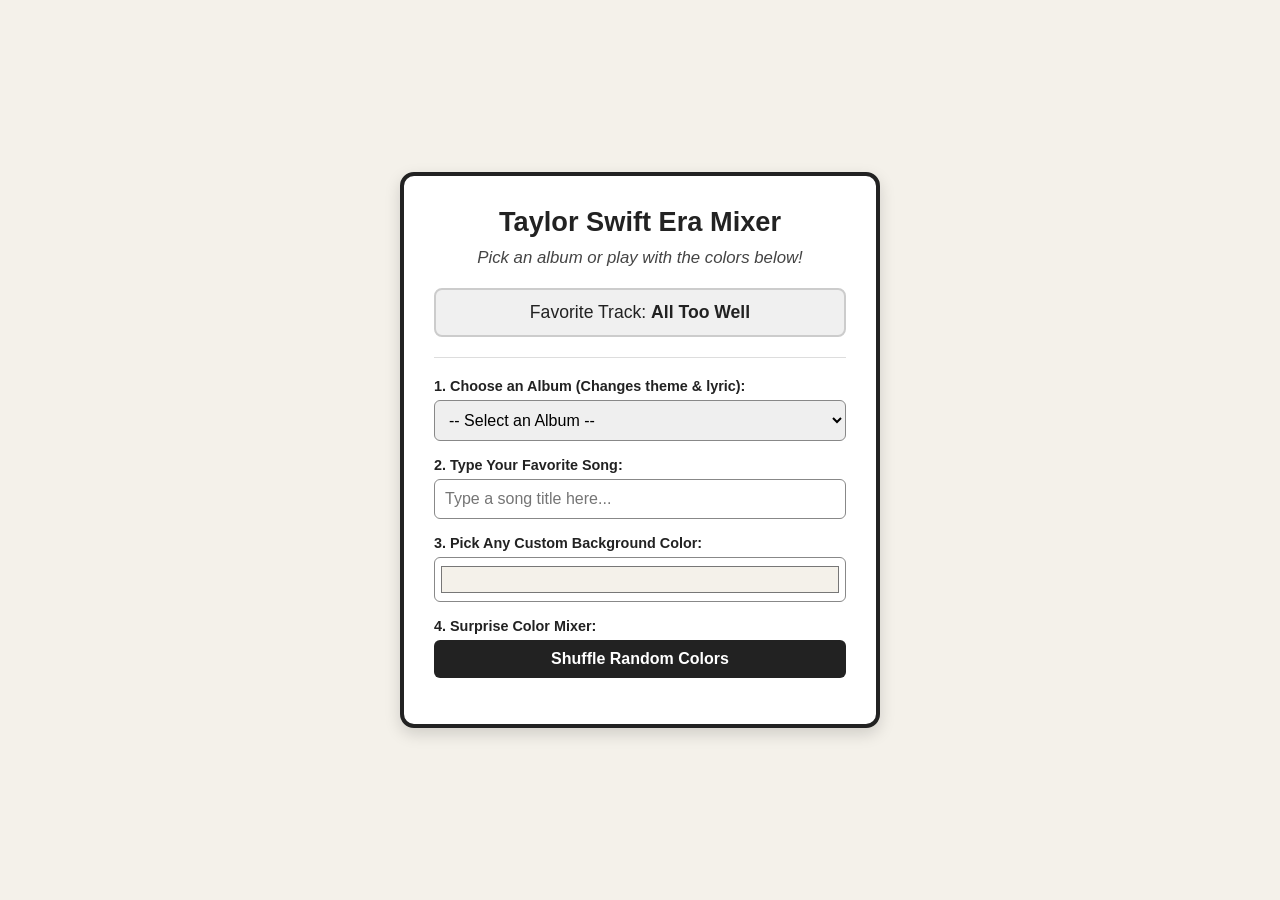
<file: Elowen_02/index.html>
<!DOCTYPE html>
<html lang="en">
<head>
  <meta charset="UTF-8">
  <meta name="viewport" content="width=device-width, initial-scale=1.0">
  <title>Assignment 02 - Taylor Swift Album & Color Mixer</title>
  <link rel="stylesheet" href="css/stylesheet.css">
</head>
<body>

  <main class="card" id="album-card">
    <h1 id="album-title">Taylor Swift Era Mixer</h1>
    <p class="lyric" id="album-lyric">Pick an album or play with the colors below!</p>

    <div class="song-badge">
      <span>Favorite Track: </span>
      <strong id="song-display">All Too Well</strong>
    </div>

    <hr>

    <!-- UI Element 1: <select> menu with all 11 albums -->
    <div class="control-group">
      <label for="album-select">1. Choose an Album (Changes theme & lyric):</label>
      <select id="album-select">
        <option value="default">-- Select an Album --</option>
        <option value="debut">Taylor Swift (Debut)</option>
        <option value="fearless">Fearless (Taylor's Version)</option>
        <option value="speaknow">Speak Now (Taylor's Version)</option>
        <option value="red">Red (Taylor's Version)</option>
        <option value="1989">1989 (Taylor's Version)</option>
        <option value="reputation">reputation</option>
        <option value="lover">Lover</option>
        <option value="folklore">folklore</option>
        <option value="evermore">evermore</option>
        <option value="midnights">Midnights</option>
        <option value="ttpd">The Tortured Poets Department</option>
        <option value="showgirl">The Life of a Showgirl</option>
      </select>
    </div>

    <!-- UI Element 2: <input type="text"> box -->
    <div class="control-group">
      <label for="song-input">2. Type Your Favorite Song:</label>
      <input type="text" id="song-input" placeholder="Type a song title here...">
    </div>

    <!-- UI Element 3: <input type="color"> picker -->
    <div class="control-group">
      <label for="color-picker">3. Pick Any Custom Background Color:</label>
      <input type="color" id="color-picker" value="#f4f1ea">
    </div>

    <!-- UI Element 4: <button> element -->
    <div class="control-group">
      <label>4. Surprise Color Mixer:</label>
      <button type="button" id="random-btn">Shuffle Random Colors</button>
    </div>
  </main>

  <script src="js/script.js"></script>
</body>
</html>
</file>
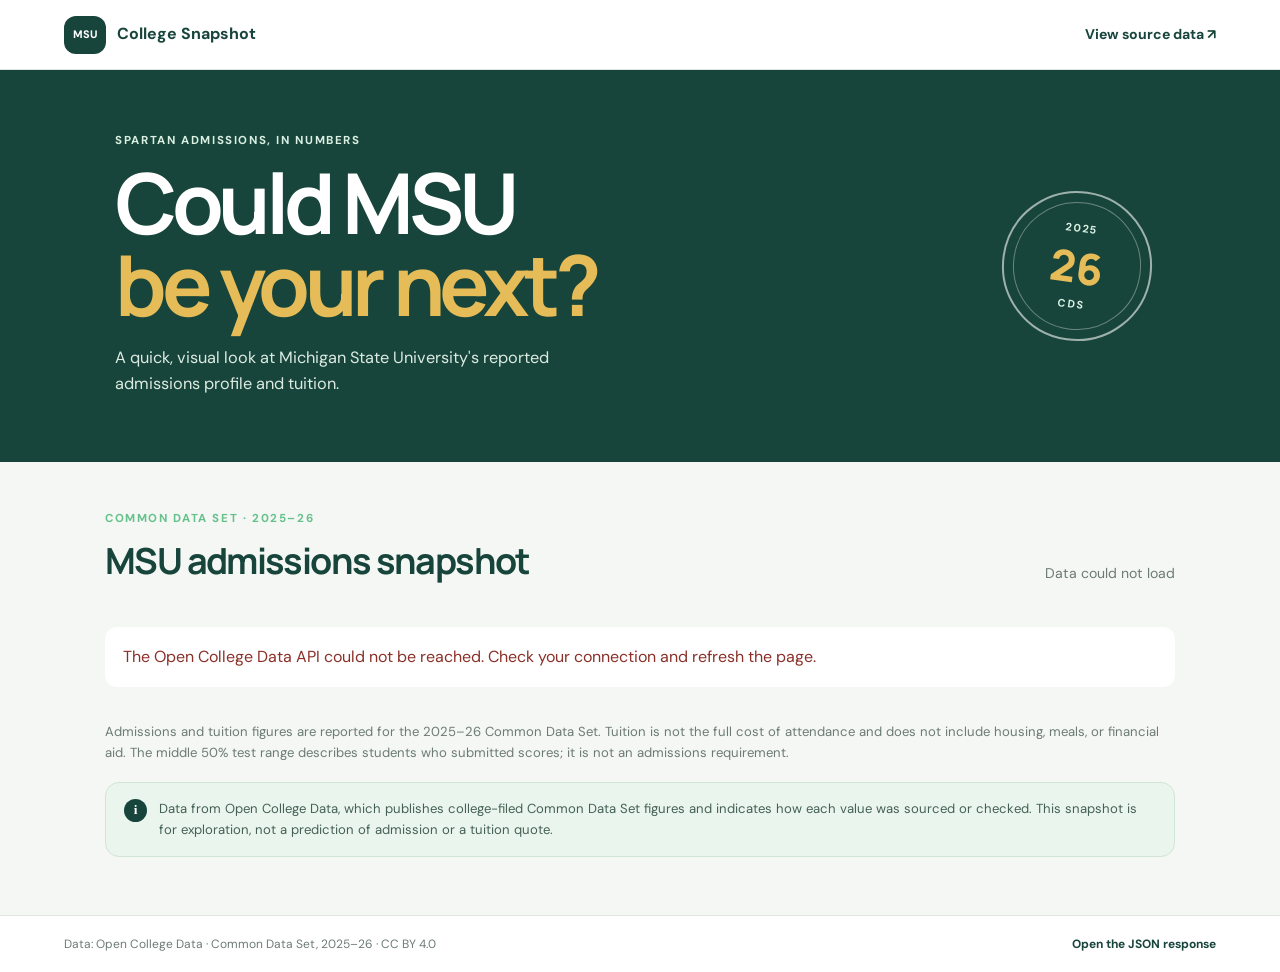
<file: Elowen_03/index.html>
<!doctype html>
<html lang="en">
<head>
  <meta charset="utf-8">
  <meta name="viewport" content="width=device-width, initial-scale=1">
  <meta name="description" content="Explore Michigan State University's latest college admissions and tuition data.">
  <title>MSU Admissions Snapshot</title>
  <link rel="stylesheet" href="css/stylesheet.css">
  <script src="js/script.js" defer></script>
</head>
<body>
  <header class="site-header">
    <a class="brand" href="#top">
      <span class="brand-mark" aria-hidden="true">MSU</span>
      <span>College Snapshot</span>
    </a>
    <a
      class="source-link"
      href="https://opencollegedata.org/colleges/michigan-state-university/"
      target="_blank"
      rel="noopener"
    >
      View source data <span aria-hidden="true">↗</span>
    </a>
  </header>

  <main id="top">
    <section class="hero">
      <p class="eyebrow">Spartan admissions, in numbers</p>
      <h1>Could MSU<br><em>be your next?</em></h1>
      <p class="intro">
        A quick, visual look at Michigan State University's reported admissions
        profile and tuition.
      </p>
      <div class="hero-stamp" aria-hidden="true">
        <span>2025</span>
        <strong>26</strong>
        <span>CDS</span>
      </div>
    </section>

    <section class="snapshot" aria-labelledby="snapshot-heading">
      <div class="section-heading">
        <div>
          <p class="eyebrow">Common Data Set · 2025–26</p>
          <h2 id="snapshot-heading">MSU admissions snapshot</h2>
        </div>
        <p id="status" class="status" aria-live="polite">Loading data…</p>
      </div>

      <div id="stats-grid" class="stats-grid" aria-live="polite"></div>

      <p class="data-note">
        Admissions and tuition figures are reported for the 2025–26 Common Data
        Set. Tuition is not the full cost of attendance and does not include
        housing, meals, or financial aid. The middle 50% test range describes
        students who submitted scores; it is not an admissions requirement.
      </p>

      <aside class="source-note">
        <span class="source-icon" aria-hidden="true">i</span>
        <p>
          Data from Open College Data, which publishes college-filed Common Data
          Set figures and indicates how each value was sourced or checked. This
          snapshot is for exploration, not a prediction of admission or a
          tuition quote.
        </p>
      </aside>
    </section>
  </main>

  <footer>
    <p>Data: Open College Data · Common Data Set, 2025–26 · CC BY 4.0</p>
    <p>
      <a
        href="https://opencollegedata.org/colleges/michigan-state-university/2025-26.json"
        target="_blank"
        rel="noopener"
      >
        Open the JSON response
      </a>
    </p>
  </footer>
</body>
</html>
</file>
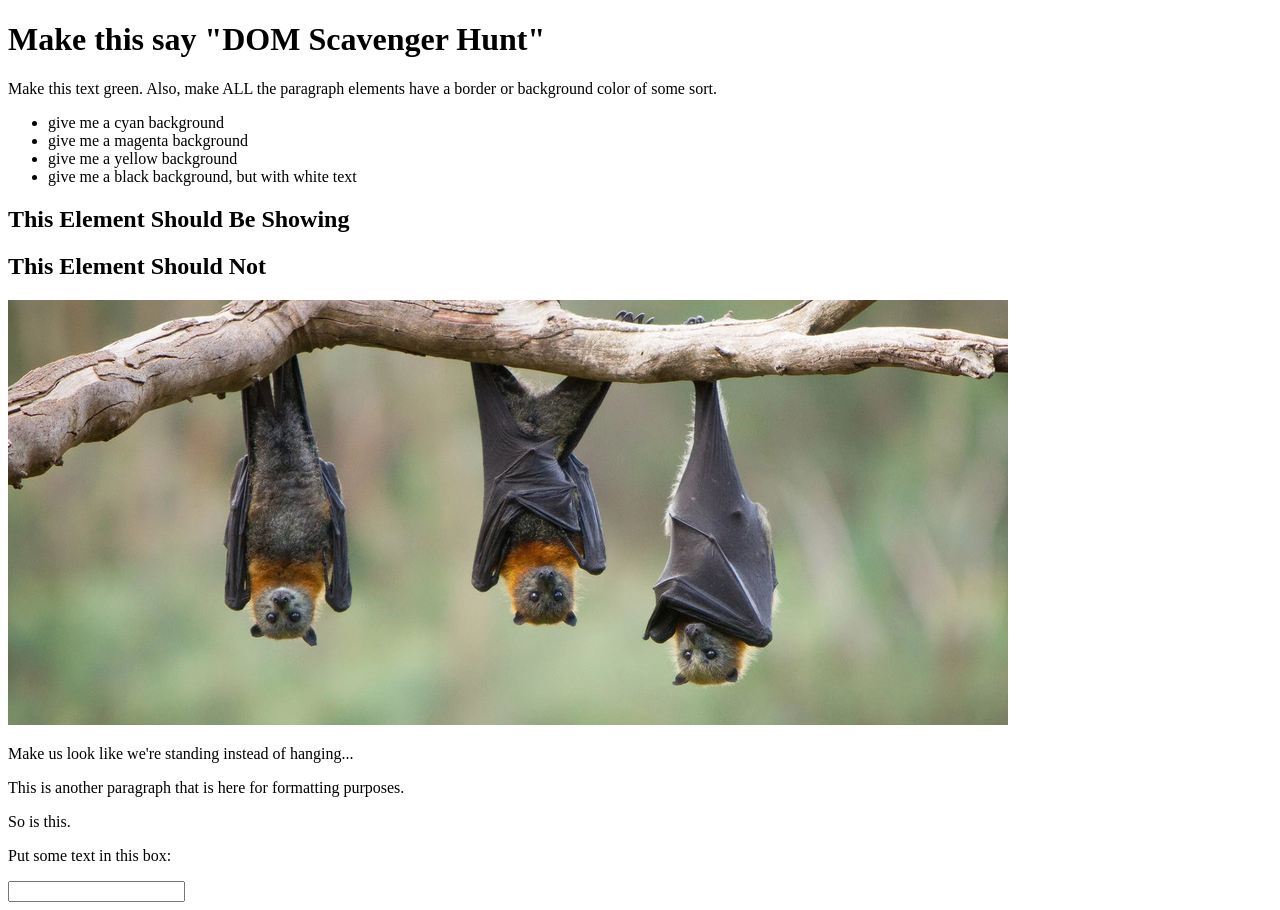
<file: dom example/domjava.html>
<!doctype html>

<html lang="en">

<head>

	<title>WRA410 DOM Scavenger Hunt</title>
	<meta charset="utf-8" />
	<meta name="viewport" content="width=device-width, initial-scale=1.0">

</head>

<body>

	<!--

Save this document to your computer and open it in Visual Studio Code

Using JavaScript, select elements from the document as specified and style them accordingly

-->

	<h1>Make this say "DOM Scavenger Hunt"</h1>


	<p class="green-text">Make this text green. Also, make ALL the paragraph
		elements have a border or background color of some sort.</p>


	<ul class="cmyk">
		<li>give me a cyan background</li>
		<li>give me a magenta background</li>
		<li>give me a yellow background</li>
		<li>give me a black background, but with white text</li>
	</ul>


	<h2>This Element Should Be Showing </h2>

	<h2>This Element Should Not</h2>


	<div class="bats">
		<img src="bats.jpg" alt="Release The Bats!">
		<p>Make us look like we're standing instead of hanging...</p>
	</div>


	<p>This is another paragraph that is here for formatting purposes.</p>

	<p>So is this.</p>


	<p>Put some text in this box:</p>
	<div>
		<input type="text">
	</div>

	<script>

		// this script block can go anywhere, but it's best if it goes right at 
		// the end, before the close of the body tag


		// get started by using document.querySelector() to pick elements using
		// the same syntax used for css...
		const h1 = document.querySelector("h1");

		// the first element with a class of ".green-text"
		const green = document.querySelector(".green-text");

		// the first element with a class of 'cmyk'
		const cmyk = document.querySelector(".cmyk");

		// any image inside of an element with a class of '.bats'
		const bats = document.querySelector(".bats img");


		// select the 2nd instance of an h2 element on the page
		const secondh2 = document.querySelector("h2:nth-of-type(2)");

		// select the text input box 
		const inputBox = document.querySelector("input");


		// select ALL of the <p> elements
		// and put them into a node list
		const pTags = document.querySelectorAll("p");





		// all your javascript code goes below:








	</script>


</body>

</html>
</file>
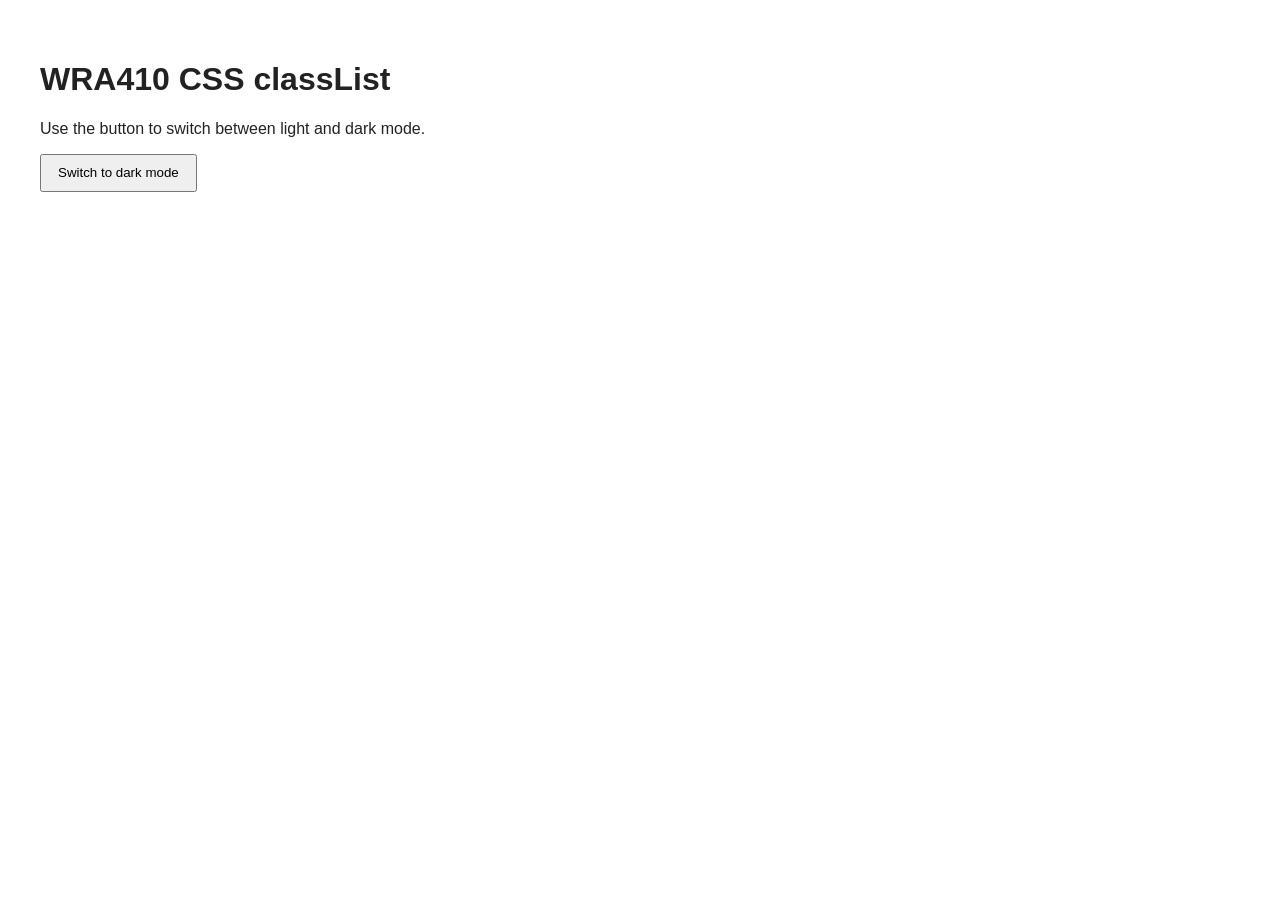
<file: Oct_Test/octtest.html>
<!doctype html>
<html lang="en">
<head>
  <title>WRA410 CSS classList</title>
  <meta charset="utf-8">
  <meta name="viewport" content="width=device-width, initial-scale=1.0">
  <link rel="stylesheet" href="css/octtest.css">
<script src="js/octtest.js" defer></script>
</head>
<body>
  <h1 class="sans">WRA410 CSS classList</h1>

  <p>Use the button to switch between light and dark mode.</p>

  <button class="modeButton" type="button">Switch to dark mode</button>
</body>
</html>
</file>
<file: Elowen_02/css/stylesheet.css>
/* Simple CSS Reset */
* {
    margin: 0;
    padding: 0;
    box-sizing: border-box;
  }
  
  body {
    font-family: Arial, Helvetica, sans-serif;
    background-color: #f4f1ea;
    color: #222222;
    display: flex;
    justify-content: center;
    align-items: center;
    min-height: 100vh;
    padding: 20px;
    transition: background-color 0.3s ease;
  }
  
  .card {
    background-color: #ffffff;
    max-width: 480px;
    width: 100%;
    padding: 30px;
    border-radius: 14px;
    border: 4px solid #222222;
    text-align: center;
    box-shadow: 0 6px 16px rgba(0, 0, 0, 0.15);
    transition: background-color 0.3s ease, border-color 0.3s ease;
  }
  
  h1 {
    font-size: 1.7rem;
    margin-bottom: 10px;
  }
  
  .lyric {
    font-style: italic;
    font-size: 1.05rem;
    margin-bottom: 20px;
    color: #444444;
  }
  
  .song-badge {
    background-color: #f0f0f0;
    border: 2px solid #cccccc;
    padding: 12px;
    border-radius: 8px;
    font-size: 1.1rem;
    margin-bottom: 20px;
    word-wrap: break-word;
  }
  
  hr {
    border: none;
    border-top: 1px solid #dddddd;
    margin-bottom: 20px;
  }
  
  .control-group {
    text-align: left;
    margin-bottom: 16px;
  }
  
  .control-group label {
    display: block;
    font-weight: bold;
    font-size: 0.9rem;
    margin-bottom: 6px;
  }
  
  select,
  input[type="text"],
  button {
    width: 100%;
    padding: 10px;
    font-size: 1rem;
    border-radius: 6px;
    border: 1px solid #888888;
  }
  
  input[type="color"] {
    width: 100%;
    height: 45px;
    border: 1px solid #888888;
    border-radius: 6px;
    cursor: pointer;
    background-color: #ffffff;
    padding: 4px;
  }
  
  button {
    background-color: #222222;
    color: #ffffff;
    font-weight: bold;
    cursor: pointer;
    border: none;
  }
  
  button:hover {
    background-color: #444444;
  }
</file>
<file: Elowen_03/css/stylesheet.css>
@import url('https://fonts.googleapis.com/css2?family=DM+Sans:wght@400;500;600;700&family=Manrope:wght@500;600;700;800&display=swap');

:root {
  --green: #18453b;
  --green-bright: #65c18c;
  --mint: #d9f0e2;
  --gold: #e6bc58;
  --ink: #25352f;
  --muted: #6d7b75;
  --line: #dce6df;
  --paper: #ffffff;
  --background: #f4f7f4;
}

* {
  box-sizing: border-box;
}

body {
  margin: 0;
  background: var(--background);
  color: var(--ink);
  font-family: 'DM Sans', Arial, sans-serif;
  line-height: 1.55;
}

.site-header {
  min-height: 70px;
  padding: 12px max(5vw, 22px);
  display: flex;
  align-items: center;
  justify-content: space-between;
  gap: 20px;
  background: var(--paper);
  border-bottom: 1px solid var(--line);
}

.brand {
  display: flex;
  align-items: center;
  gap: 11px;
  color: var(--green);
  font-weight: 700;
  text-decoration: none;
}

.brand-mark {
  display: grid;
  width: 42px;
  height: 38px;
  place-items: center;
  border-radius: 12px;
  background: var(--green);
  color: white;
  font-size: 0.68rem;
  font-weight: 800;
}

.source-link,
footer a {
  color: var(--green);
  font-size: 0.88rem;
  font-weight: 700;
  text-decoration: none;
}

.hero {
  min-height: 330px;
  position: relative;
  overflow: hidden;
  padding: 62px max(9vw, 25px) 66px;
  background: var(--green);
  color: white;
}

.eyebrow {
  margin: 0 0 11px;
  color: var(--green-bright);
  font-size: 0.72rem;
  font-weight: 700;
  letter-spacing: 0.14em;
  text-transform: uppercase;
}

.hero .eyebrow {
  color: var(--mint);
}

h1,
h2,
h3 {
  font-family: Manrope, 'DM Sans', sans-serif;
}

.hero h1 {
  margin: 0;
  font-size: clamp(3rem, 8vw, 5.25rem);
  letter-spacing: -0.065em;
  line-height: 0.98;
}

.hero h1 em {
  color: var(--gold);
  font-style: normal;
}

.intro {
  max-width: 465px;
  margin: 20px 0 0;
  color: #dcebe2;
  font-size: 1.02rem;
}

.hero-stamp {
  width: 150px;
  height: 150px;
  position: absolute;
  top: 50%;
  right: max(10vw, 45px);
  transform: translateY(-50%) rotate(8deg);
  display: flex;
  align-items: center;
  justify-content: center;
  flex-direction: column;
  border: 2px solid rgba(255, 255, 255, 0.58);
  border-radius: 50%;
  color: var(--mint);
  line-height: 1;
}

.hero-stamp::before {
  content: '';
  position: absolute;
  inset: 9px;
  border: 1px solid rgba(255, 255, 255, 0.35);
  border-radius: 50%;
}

.hero-stamp span {
  font-size: 0.68rem;
  font-weight: 700;
  letter-spacing: 0.16em;
}

.hero-stamp strong {
  margin: 3px 0;
  color: var(--gold);
  font: 800 2.7rem Manrope, sans-serif;
}

.snapshot {
  max-width: 1120px;
  margin: auto;
  padding: 48px 25px 58px;
}

.section-heading {
  display: flex;
  align-items: end;
  justify-content: space-between;
  gap: 20px;
  margin-bottom: 22px;
}

.section-heading .eyebrow {
  margin-bottom: 5px;
}

h2 {
  margin: 0;
  color: var(--green);
  font-size: clamp(1.65rem, 4vw, 2.25rem);
  letter-spacing: -0.045em;
}

.status {
  margin: 0 0 4px;
  color: var(--muted);
  font-size: 0.88rem;
}

.stats-grid {
  display: grid;
  grid-template-columns: repeat(3, minmax(0, 1fr));
  gap: 14px;
}

.stat-card {
  min-height: 157px;
  padding: 20px;
  border: 1px solid var(--line);
  border-radius: 16px;
  background: var(--paper);
}

.stat-label {
  margin: 0;
  color: var(--muted);
  font-size: 0.82rem;
  font-weight: 600;
}

.stat-value {
  margin: 12px 0 5px;
  color: var(--green);
  font: 800 clamp(1.65rem, 3vw, 2.25rem) Manrope, sans-serif;
  letter-spacing: -0.05em;
  line-height: 1.1;
}

.stat-detail {
  margin: 0;
  color: var(--muted);
  font-size: 0.77rem;
}

.data-note {
  margin: 19px 0;
  color: var(--muted);
  font-size: 0.82rem;
}

.source-note {
  display: flex;
  align-items: flex-start;
  gap: 12px;
  padding: 16px 18px;
  border: 1px solid #d1e5d6;
  border-radius: 14px;
  background: #eaf5ed;
}

.source-icon {
  flex: none;
  width: 23px;
  height: 23px;
  display: grid;
  place-items: center;
  border-radius: 50%;
  background: var(--green);
  color: white;
  font-family: Georgia, serif;
  font-size: 0.84rem;
  font-weight: 700;
}

.source-note p {
  margin: 0;
  color: #456156;
  font-size: 0.82rem;
}

.error-message {
  grid-column: 1 / -1;
  padding: 18px;
  border-radius: 12px;
  background: white;
  color: #8a3029;
}

footer {
  padding: 19px max(5vw, 22px);
  display: flex;
  justify-content: space-between;
  gap: 20px;
  border-top: 1px solid var(--line);
  background: white;
  color: var(--muted);
  font-size: 0.75rem;
}

footer p {
  margin: 0;
}

footer a {
  font-size: inherit;
}

@media (max-width: 720px) {
  .hero-stamp {
    width: 112px;
    height: 112px;
    right: 28px;
    opacity: 0.8;
  }

  .hero-stamp strong {
    font-size: 2rem;
  }

  .stats-grid {
    grid-template-columns: repeat(2, minmax(0, 1fr));
  }
}

@media (max-width: 520px) {
  .site-header {
    align-items: flex-start;
  }

  .source-link {
    max-width: 115px;
    text-align: right;
  }

  .hero {
    min-height: 310px;
    padding-top: 52px;
  }

  .hero-stamp {
    top: auto;
    right: 23px;
    bottom: 22px;
    transform: rotate(8deg);
    width: 82px;
    height: 82px;
  }

  .hero-stamp span {
    font-size: 0.52rem;
  }

  .hero-stamp strong {
    font-size: 1.5rem;
  }

  .section-heading {
    align-items: flex-start;
    flex-direction: column;
    gap: 8px;
  }

  .stats-grid {
    grid-template-columns: 1fr;
  }

  .stat-card {
    min-height: 135px;
  }

  footer {
    flex-direction: column;
    gap: 6px;
  }
}
</file>
<file: Oct_Test/css/octtest.css>
body {
    font-family: Arial, sans-serif;
    color: #222;
    background-color: #fff;
    padding: 2rem;
    transition: color 0.2s, background-color 0.2s;
  }
  
  .serif {
    font-family: "Times New Roman", serif;
  }
  
  .sans {
    font-family: Helvetica, Arial, sans-serif;
  }
  
  body.dark-mode {
    color: #fff;
    background-color: #222;
  }
  
  button {
    padding: 0.6rem 1rem;
    cursor: pointer;
  }
</file>
